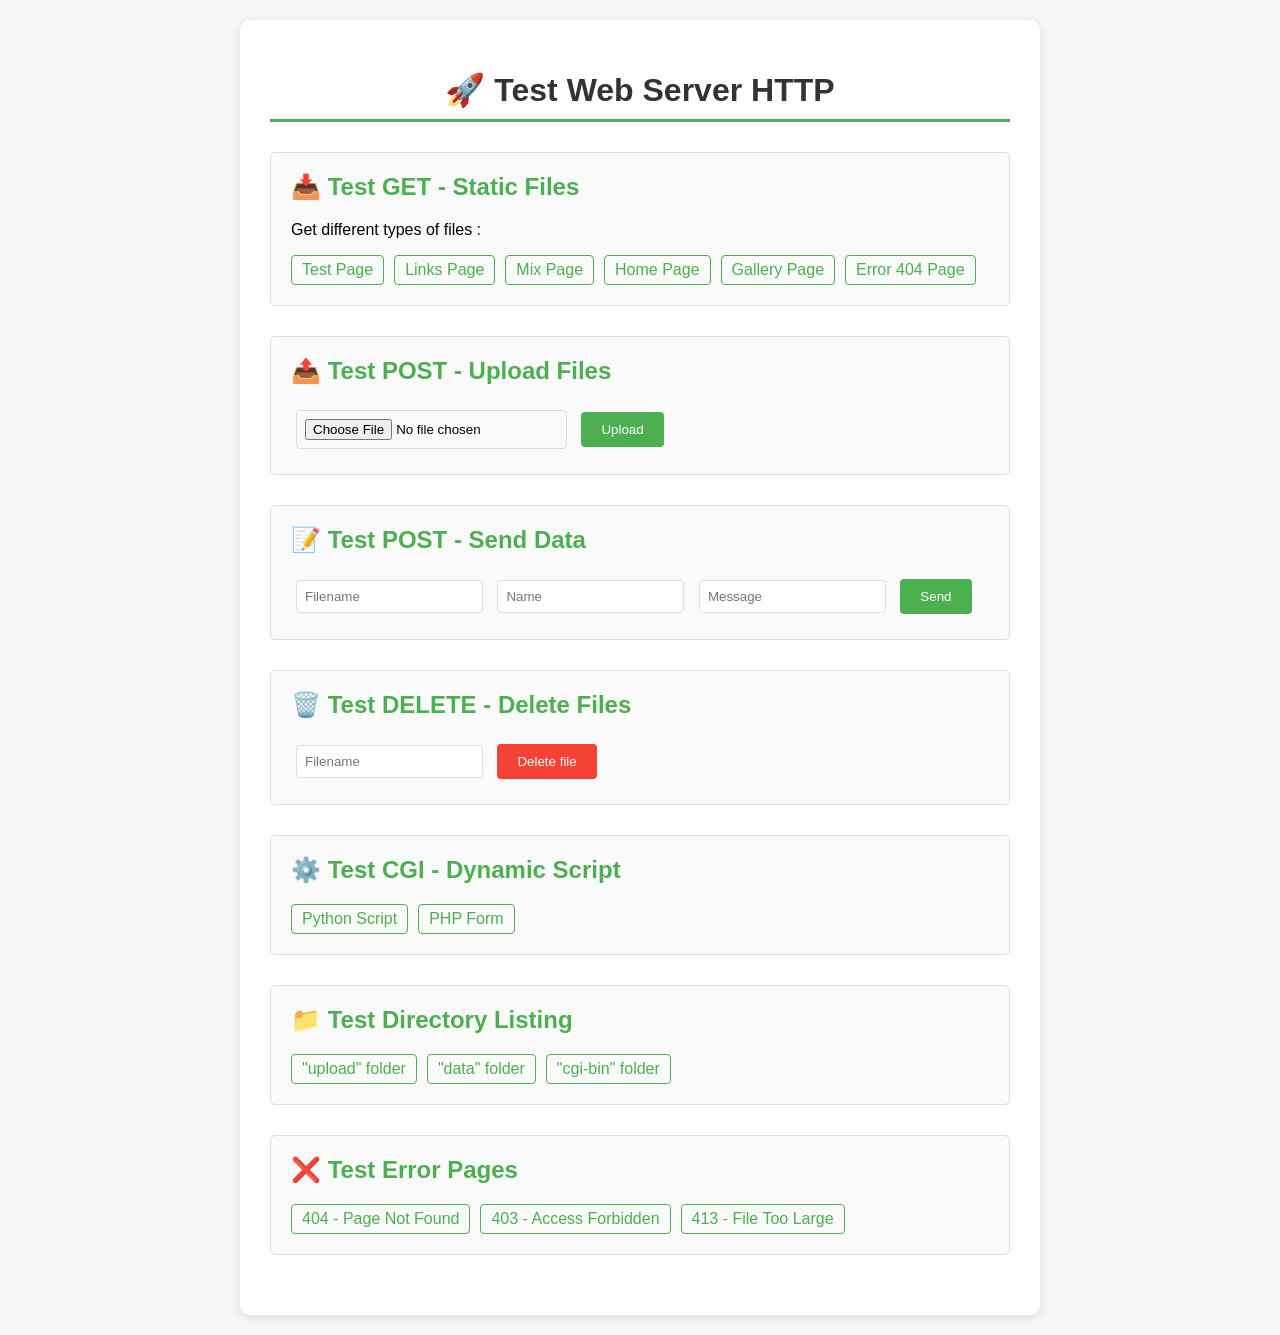
<file: www/pages/index.html>
<!DOCTYPE html>
<html lang="fr">
<head>
    <meta charset="UTF-8">
    <meta name="viewport" content="width=device-width, initial-scale=1.0">
	<!-- Empêche la requête automatique de favicon -->
	<link rel="icon" href="data:,">
    <title>Test Server HTTP</title>
    <style>
        body {
            font-family: Arial, sans-serif;
            max-width: 800px;
            margin: 0 auto;
            padding: 20px;
            background-color: #f5f5f5;
        }
        .container { 
            background: white;
            padding: 30px;
            border-radius: 10px;
            box-shadow: 0 2px 10px rgba(0,0,0,0.1);
        }
        h1 {
            color: #333;
            text-align: center;
            border-bottom: 3px solid #4CAF50;
            padding-bottom: 10px;
        }
        .test-section {
            margin: 30px 0;
            padding: 20px;
            border: 1px solid #ddd;
            border-radius: 5px;
            background-color: #fafafa;
        }
        .test-section h2 {
            color: #4CAF50;
            margin-top: 0;
        }
        button {
            background-color: #4CAF50;
            color: white;
            padding: 10px 20px;
            border: none;
            border-radius: 4px;
            cursor: pointer;
            margin: 5px;
        }
        button:hover {
            background-color: #45a049;
        }
        .delete-btn {
            background-color: #f44336;
        }
        .delete-btn:hover {
            background-color: #da190b;
        }
        input[type="file"], input[type="text"] {
            padding: 8px;
            margin: 5px;
            border: 1px solid #ddd;
            border-radius: 4px;
        }
        .result {
            margin: 10px 0;
            padding: 10px;
            background-color: #e8f5e8;
            border-radius: 4px;
            border-left: 4px solid #4CAF50;
        }
        .error {
            background-color: #ffe8e8;
            border-left-color: #f44336;
        }
        .links {
            display: flex;
            gap: 10px;
            flex-wrap: wrap;
        }
        .links a {
            color: #4CAF50;
            text-decoration: none;
            padding: 5px 10px;
            border: 1px solid #4CAF50;
            border-radius: 4px;
        }
        .links a:hover {
            background-color: #4CAF50;
            color: white;
        }
    </style>
</head>
<body>
    <div class="container">
        <h1>🚀 Test Web Server HTTP</h1>
        
        <!-- Test GET -->
        <div class="test-section">
            <h2>📥 Test GET - Static Files</h2>
            <p>Get different types of files :</p>
            <div class="links">
				<a data-href="/pages/test_debug.html" onclick="window.location=this.dataset.href; return false;">Test Page</a>
				<a data-href="/pages/links_page.html" onclick="window.location=this.dataset.href; return false;">Links Page</a>
                <a data-href="/pages/mix_page.html" onclick="window.location=this.dataset.href; return false;">Mix Page</a>
                <a data-href="/pages/index.html" onclick="window.location=this.dataset.href; return false;">Home Page</a>
                <a data-href="/pages/gallery_page.html" onclick="window.location=this.dataset.href; return false;">Gallery Page</a>
                <a data-href="/nonexistent.html" onclick="window.location=this.dataset.href; return false;">Error 404 Page</a>
            </div>
        </div>

        <!-- Test POST Upload -->
        <div class="test-section">
            <h2>📤 Test POST - Upload Files</h2>
            <form id="uploadForm" enctype="multipart/form-data">
                <input type="file" id="fileInput" name="file" required>
                <button type="submit">Upload</button>
            </form>
            <div id="uploadResult"></div>
        </div>

        <!-- Test POST Data -->
        <div class="test-section">
            <h2>📝 Test POST - Send Data</h2>
            <form id="dataForm">
                <input type="text" id="fileNameInput" name="name" placeholder="Filename" required>
                <input type="text" id="nameInput" name="name" placeholder="Name" required>
                <input type="text" id="messageInput" name="message" placeholder="Message" required>
                <button type="submit">Send</button>
            </form>
            <div id="dataResult"></div>
        </div>

        <!-- Test DELETE -->
        <div class="test-section">
            <h2>🗑️ Test DELETE - Delete Files</h2>
            <input type="text" id="deleteInput" placeholder="Filename" required>
            <button class="delete-btn" onclick="deleteFile()">Delete file</button>
            <div id="deleteResult"></div>
        </div>

        <!-- Test CGI -->
        <div class="test-section">
            <h2>⚙️ Test CGI - Dynamic Script</h2>
            <div class="links">
                <a data-href="/cgi-bin/test.py" onclick="window.location=this.dataset.href; return false;">Python Script</a>
                <a data-href="/cgi-bin/form.php" onclick="window.location=this.dataset.href; return false;">PHP Form</a>
            </div>
        </div>

        <!-- Test Directory Listing -->
        <div class="test-section">
            <h2>📁 Test Directory Listing</h2>
            <div class="links">
                <a data-href="/upload/" onclick="window.location=this.dataset.href; return false;">"upload" folder</a>
                <a data-href="/data/" onclick="window.location=this.dataset.href; return false;">"data" folder</a>
                <a data-href="/cgi-bin/" onclick="window.location=this.dataset.href; return false;">"cgi-bin" folder</a>
            </div>
        </div>

        <!-- Test Error Pages -->
        <div class="test-section">
            <h2>❌ Test Error Pages</h2>
            <div class="links">
                <a data-href="/nonexistent" onclick="window.location=this.dataset.href; return false;">404 - Page Not Found</a>
                <a data-href="/pages/forbidden.html" onclick="window.location=this.dataset.href; return false;">403 - Access Forbidden</a>
                <a data-href="/data/large_file.txt" onclick="window.location=this.dataset.href; return false;">413 - File Too Large</a>
            </div>
        </div>

    </div>

    <script>
        // Upload de fichier
        document.getElementById('uploadForm').addEventListener('submit', function(e) {
            e.preventDefault();
            const formData = new FormData();
            const fileInput = document.getElementById('fileInput');
            
            if (fileInput.files.length === 0) {
                document.getElementById('uploadResult').innerHTML = '<div class="result error">Please select a file</div>';
                return;
            }
            
            formData.append('file', fileInput.files[0]);
            fetch('/upload/' ,{
                method: 'POST',
                body: formData
            })
            .then(response => response.text())
            .then(data => {
                document.getElementById('uploadResult').innerHTML = '<div class="result">' + data + '</div>';
            })
            .catch(error => {
                document.getElementById('uploadResult').innerHTML = '<div class="result error">Error : ' + error + '</div>';
            });
        });

        // Envoi de données POST
        document.getElementById('dataForm').addEventListener('submit', function(e) {
            e.preventDefault();
            const formData = new FormData();
			const filename = document.getElementById('fileNameInput').value;
            formData.append('filename', filename);
            formData.append('name', document.getElementById('nameInput').value);
            formData.append('message', document.getElementById('messageInput').value);
            
            fetch('/data/' + encodeURIComponent(filename), {
                method: 'POST',
                body: formData
            })
            .then(response => response.text())
            .then(data => {
                document.getElementById('dataResult').innerHTML = '<div class="result">' + data + '</div>';
            })
            .catch(error => {
                document.getElementById('dataResult').innerHTML = '<div class="result error">Error : ' + error + '</div>';
            });
        });

        // Suppression de fichier
        function deleteFile() {
            const filename = document.getElementById('deleteInput').value;
            if (!filename) {
                document.getElementById('deleteResult').innerHTML = '<div class="result error">Enter a filename to delete</div>';
                return;
            }
            
            fetch('/upload/' + filename, {
                method: 'DELETE'
            })
            .then(response => response.text())
            .then(data => {
                document.getElementById('deleteResult').innerHTML = '<div class="result">Deleted'+ '</div>';
            })
            .catch(error => {
                document.getElementById('deleteResult').innerHTML = '<div class="result error">Error : ' + error + '</div>';
            });
        }

        // CGI Form
        document.getElementById('cgiForm').addEventListener('submit', function(e) {
            e.preventDefault();
            const formData = new FormData();
            formData.append('data', document.getElementById('cgiInput').value);
            
            fetch('/cgi-bin/process.php', {
                method: 'POST',
                body: formData
            })
            .then(response => response.text())
            .then(data => {
                document.getElementById('cgiResult').innerHTML = '<div class="result">CGI response : ' + data + '</div>';
            })
            .catch(error => {
                document.getElementById('cgiResult').innerHTML = '<div class="result error">Error : ' + error + '</div>';
            });
        });
    </script>
</body>
</html>
</file>
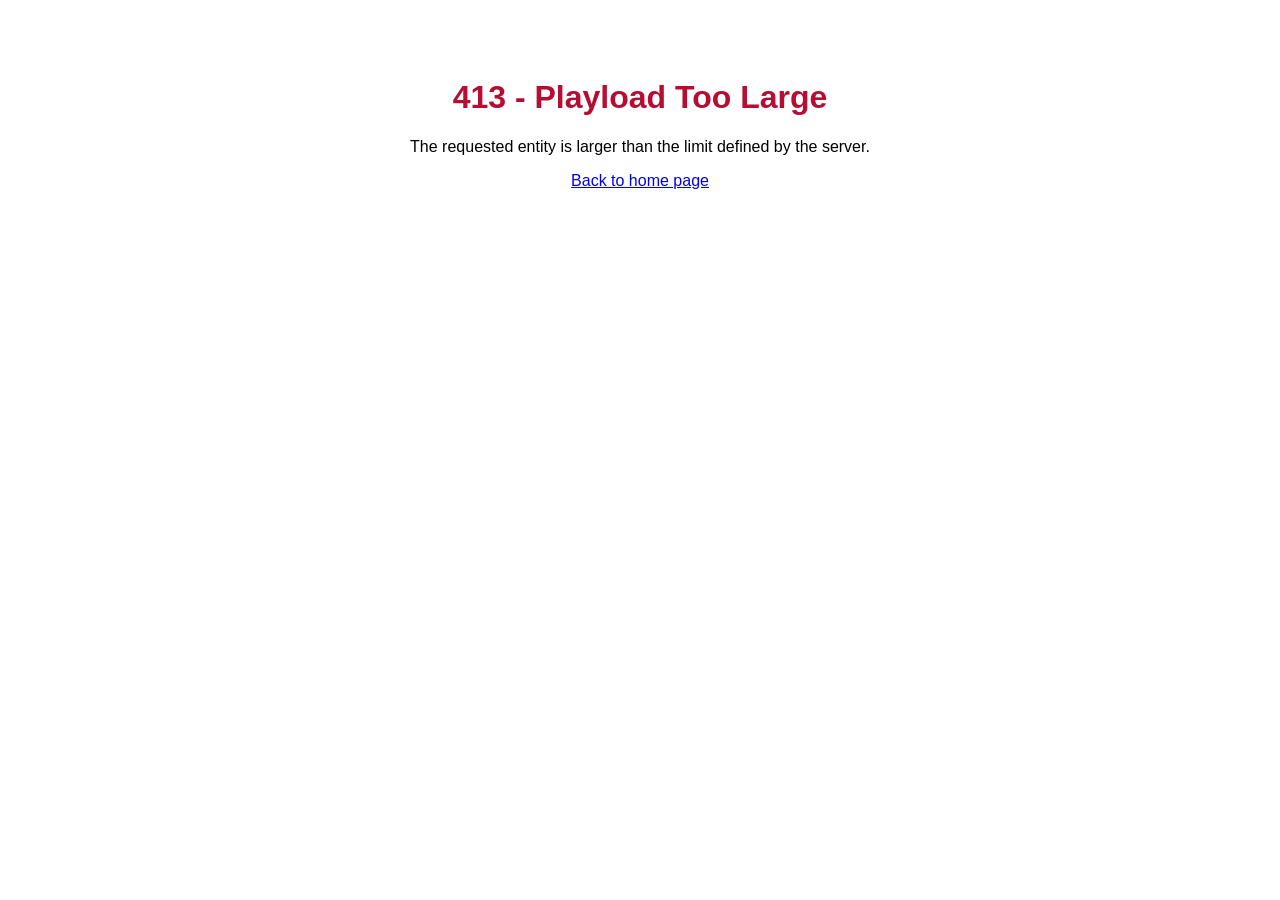
<file: www/error_pages/413.html>
<!DOCTYPE html>
<html>
<head>
    <!-- Empêche la requête automatique de favicon -->
	<link rel="icon" href="data:,">
    <title>413 - Playload Too Large</title>
    <style>
        body { font-family: Arial; text-align: center; padding: 50px; }
        h1 { color: #b80d32; }
    </style>
</head>
<body>
    <h1>413 - Playload Too Large</h1>
    <p>The requested entity is larger than the limit defined by the server.</p>
    <a href="/">Back to home page</a>
</body>
</html>
</file>
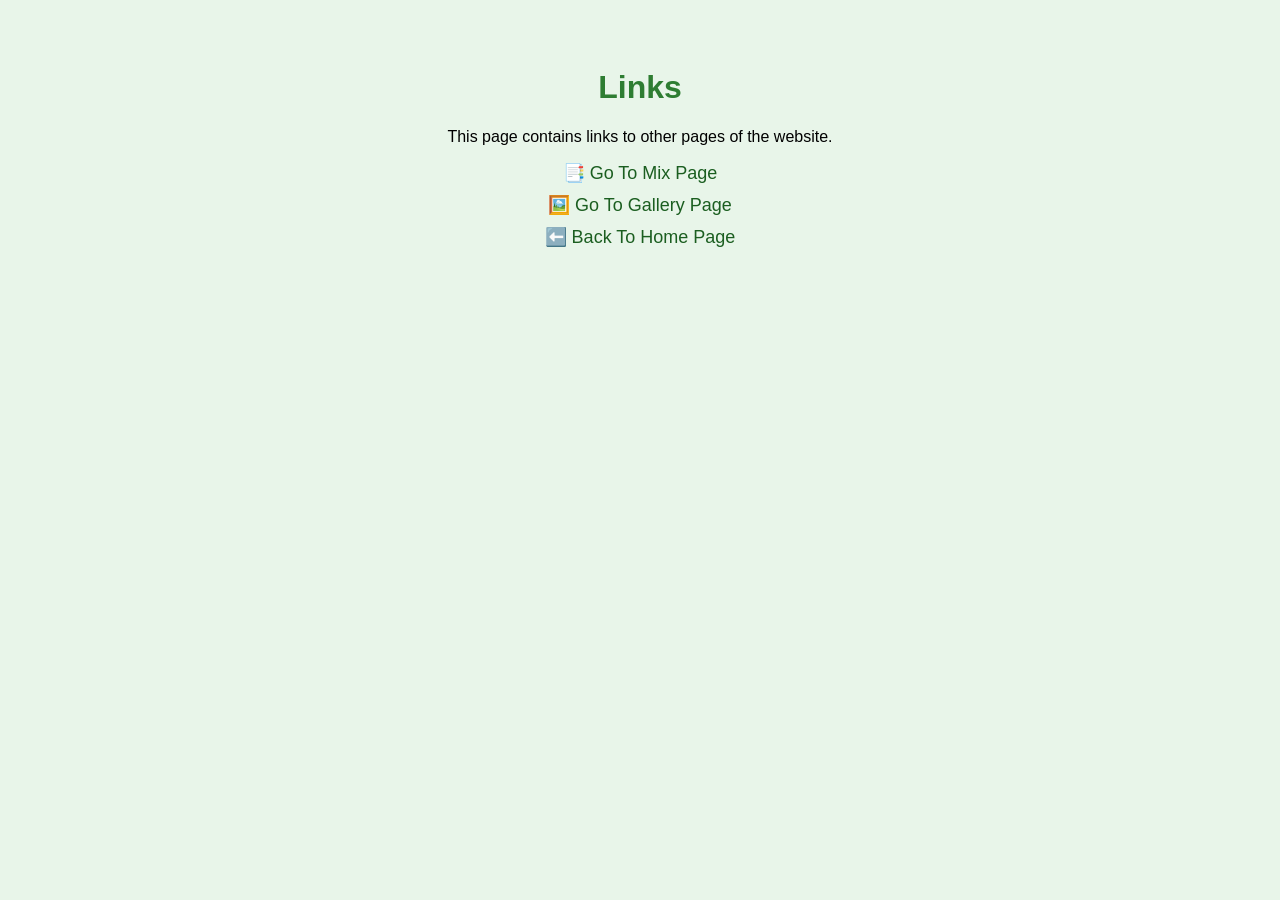
<file: www/pages/links_page.html>
<!DOCTYPE html>
<html lang="fr">
<head>
	<meta charset="UTF-8">
	<!-- Empêche la requête automatique de favicon -->
	<link rel="icon" href="data:,">
	<title>HTML Links</title>
	<style>
		body { font-family: sans-serif; background: #e8f5e9; text-align: center; padding: 40px; }
		h1 { color: #2e7d32; }
		a { display: block; margin: 10px; font-size: 18px; color: #1b5e20; text-decoration: none; }
		a:hover { text-decoration: underline; }
	</style>
</head>
<body>
	<h1>Links</h1>
	<p>This page contains links to other pages of the website.</p>
	<a data-href="/pages/mix_page.html" onclick="window.location=this.dataset.href; return false;">📑 Go To Mix Page</a>
	<a data-href="/pages/gallery_page.html" onclick="window.location=this.dataset.href; return false;">🖼️ Go To Gallery Page</a>
	<a data-href="/pages/index.html" onclick="window.location=this.dataset.href; return false;">⬅️ Back To Home Page</a>
</body>
</html>
</file>
